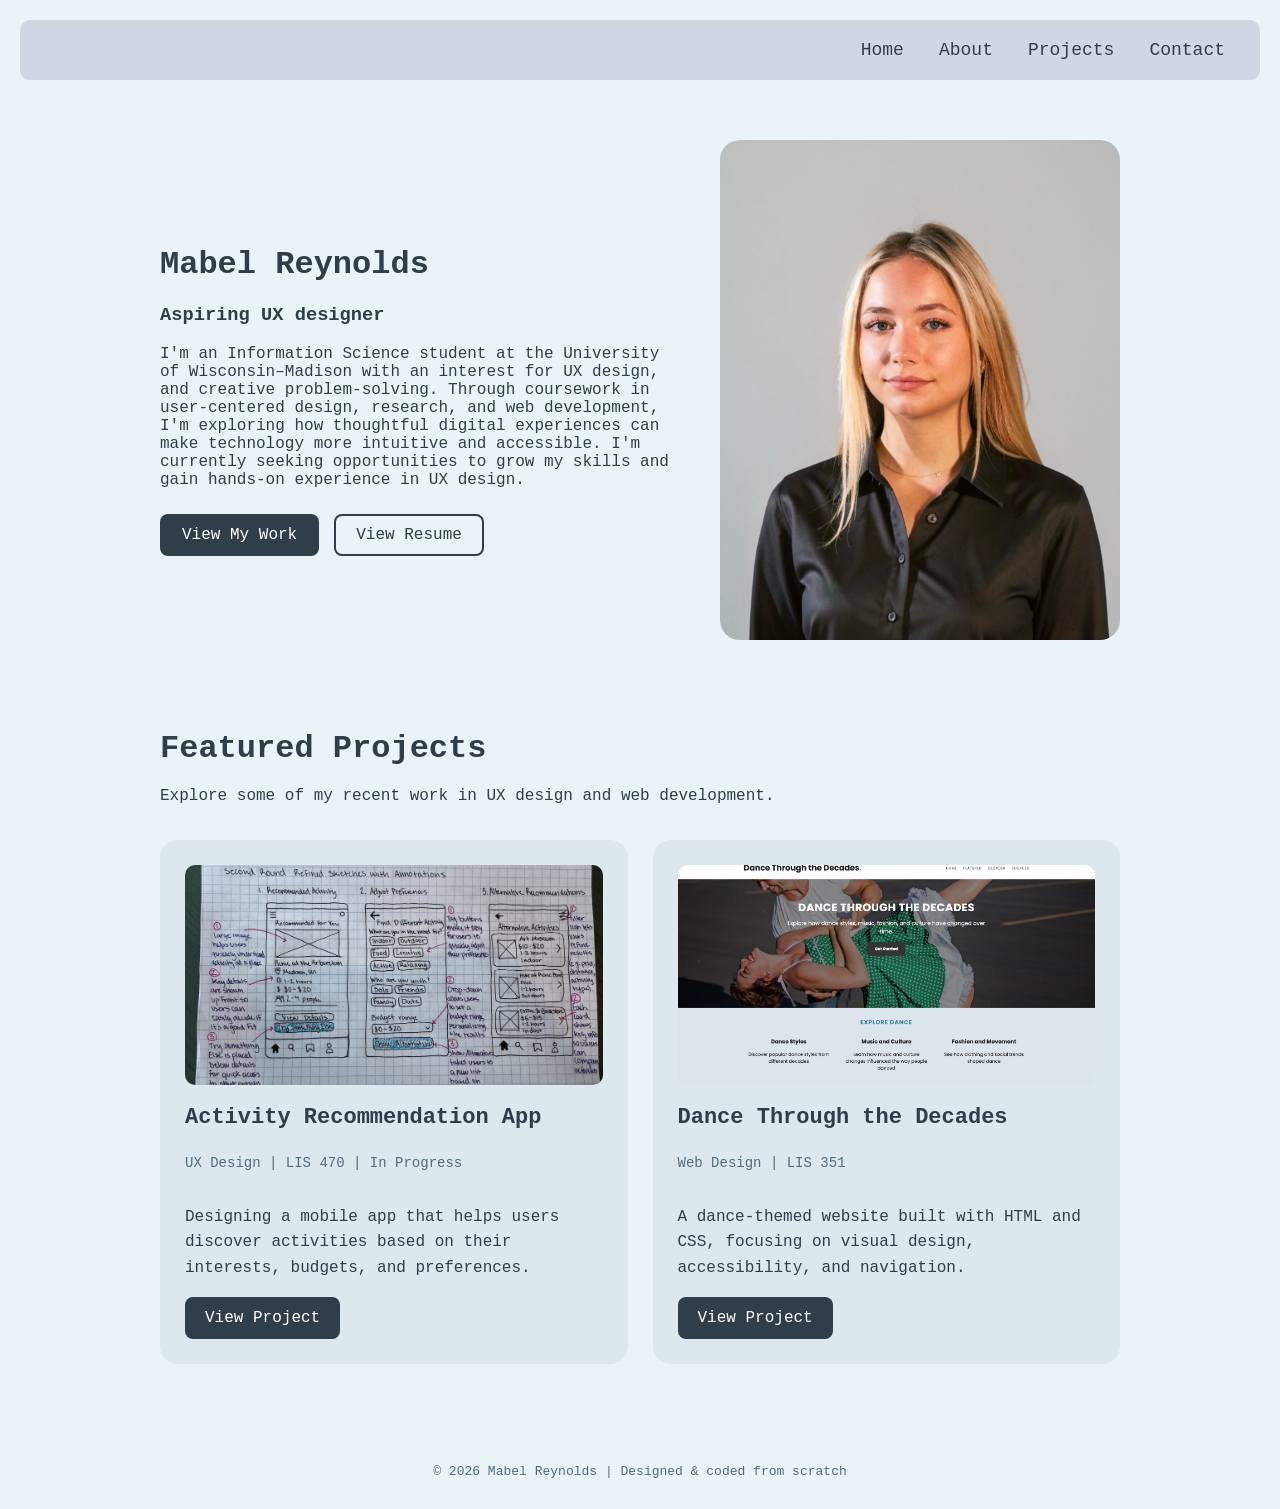
<file: index.html>
<!doctype html>
<html>
<head>
	
	<link href="reynolds_website.css" rel="stylesheet" type="text/css">
	<meta charset="UTF-8">
	<meta name="viewport" content="width=device-width, initial-scale=1.0">
	<title>Mabel Reynolds Website</title>
</head>
	
	<body>
	
    <nav>
        <ul>
            <li><a href="index.html">Home</a></li>
            <li><a href="reynolds_about.html">About</a></li>
            <li><a href="reynolds_projects.html">Projects</a></li>
            <li><a href="reynolds_contact.html">Contact</a></li>
        </ul>
    </nav>
	

		<div class="intro">
			
			<div class="intro-text">
			
				<h1>Mabel Reynolds</h1>
				<h3>Aspiring UX designer</h3>
	
				<p>I'm an Information Science student at the University of Wisconsin–Madison with an interest for UX design, and creative problem-solving. Through coursework in user-centered design, research, and web development, I'm exploring how thoughtful digital experiences can make technology more intuitive and accessible. I'm currently seeking opportunities to grow my skills and gain hands-on experience in UX design.</p>
				
<!-- Homepage Buttons -->
<div class="intro-buttons">

    <a href="reynolds_projects.html"
       class="intro-button">
        View My Work
    </a>

    <a href="Mabel Reynolds Professional Resume.pdf"
       class="intro-button intro-button-secondary"
       target="_blank"
       rel="noopener noreferrer">
        View Resume
    </a>

</div>				
		
			</div>
			
		<img src="Mabel_Reynolds_Headshot.jpeg"
		 alt="Headshot of Mabel Reynolds"
		 class="profile-picture">
			
	</div>
		
<!-- Featured Projects Section -->
		<section class="featured-projects">
			
			<h2>Featured Projects</h2>
			
			<p class="featured-intro">
				Explore some of my recent work in UX design and web development.
			</p>

    <div class="featured-container">

        <!-- Project 1 -->
        <div class="featured-card">

            <img
                src="wireframes_1.jpeg"
                alt="Hand-drawn wireframes for an activity recommendation app">

            <h3>Activity Recommendation App</h3>

            <p class="featured-category">
                UX Design | LIS 470 | In Progress
            </p>

            <p>
                Designing a mobile app that helps users
                discover activities based on their
                interests, budgets, and preferences.
            </p>

            <a href="reynolds_projects.html"
               class="featured-button">
                View Project
            </a>

        </div>

        <!-- Project 2 -->
        <div class="featured-card">

            <img
                src="Dance_Through_The_Decades_Screenshot.jpeg"
                alt="Screenshot of Dance Through the Decades website">

            <h3>Dance Through the Decades</h3>

            <p class="featured-category">
                Web Design | LIS 351
            </p>

            <p>
                A dance-themed website built with HTML
                and CSS, focusing on visual design,
                accessibility, and navigation.
            </p>

            <a href="reynolds_projects.html"
               class="featured-button">
                View Project
            </a>

        </div>

    </div>

</section>

	</body>
	
	
<footer class="site-footer">
    <p>
        © 2026 Mabel Reynolds |
        Designed & coded from scratch
    </p>
</footer>
</html>
</file>
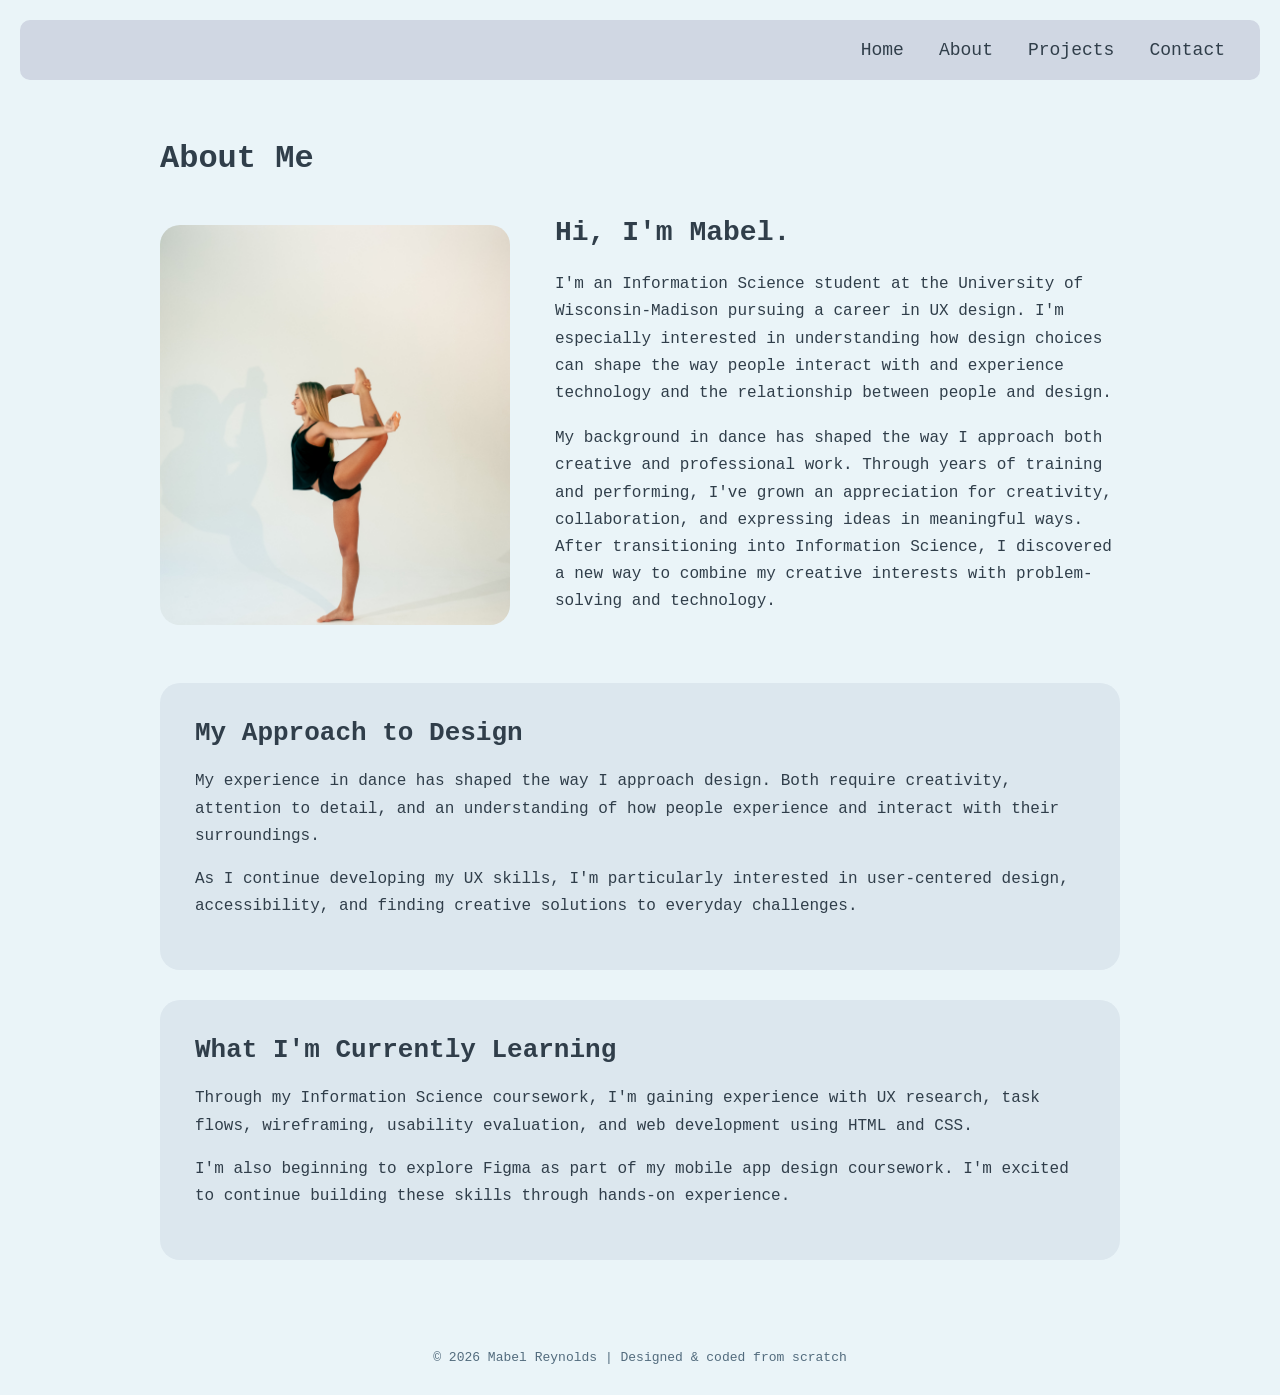
<file: reynolds_about.html>
<!doctype html>
<html>
<head>

    <link href="reynolds_website.css" rel="stylesheet" type="text/css">
    <meta charset="UTF-8">
	<meta name="viewport" content="width=device-width, initial-scale=1.0">
    <title>About - Mabel Reynolds</title>

</head>

<body>

<nav>
    <ul>
        <li><a href="index.html">Home</a></li>
        <li><a href="reynolds_about.html">About</a></li>
        <li><a href="reynolds_projects.html">Projects</a></li>
        <li><a href="reynolds_contact.html">Contact</a></li>
    </ul>
</nav>

    <main class="about">

        <h1>About Me</h1>

        <section class="about-intro">

            <img src="Dance_image.JPG"
                 alt="Mabel Reynolds Dancing"
                 class="about-picture">

            <div class="about-text">

                <h2>Hi, I'm Mabel.</h2>

                <p>
                    I'm an Information Science student at the University of Wisconsin-Madison pursuing a career in UX
                    design. I'm especially interested in understanding
                    how design choices can shape the way people interact
                    with and experience technology and the relationship between people and design.
                </p>

                <p>
                    My background in dance has shaped the way I approach both creative and professional work. Through years of training and performing, I've grown an appreciation for creativity, collaboration, and expressing ideas in meaningful ways. After transitioning into Information Science, I discovered a new way to combine my creative interests with problem-solving and technology.
                </p>

            </div>

        </section>
		
        <!-- Design Approach -->
        <section class="about-section">
            <h2>My Approach to Design</h2>

            <p>
                My experience in dance has shaped the way
                I approach design. Both require creativity,
                attention to detail, and an understanding
                of how people experience and interact with
                their surroundings.
            </p>

            <p>
                As I continue developing my UX skills,
                I'm particularly interested in
                user-centered design, accessibility,
                and finding creative solutions to
                everyday challenges.
            </p>
        </section>

        <!-- Current Skills -->
        <section class="about-section">
            <h2>What I'm Currently Learning</h2>

            <p>
                Through my Information Science coursework,
                I'm gaining experience with UX research,
                task flows, wireframing, usability
                evaluation, and web development using
                HTML and CSS.
            </p>

            <p>
                I'm also beginning to explore Figma
                as part of my mobile app design coursework.
                I'm excited to continue building these
                skills through hands-on experience.
            </p>
        </section>

    </main>

</body>
	
	
<footer class="site-footer">
    <p>
        © 2026 Mabel Reynolds |
        Designed & coded from scratch
    </p>
</footer>
</html>
</file>
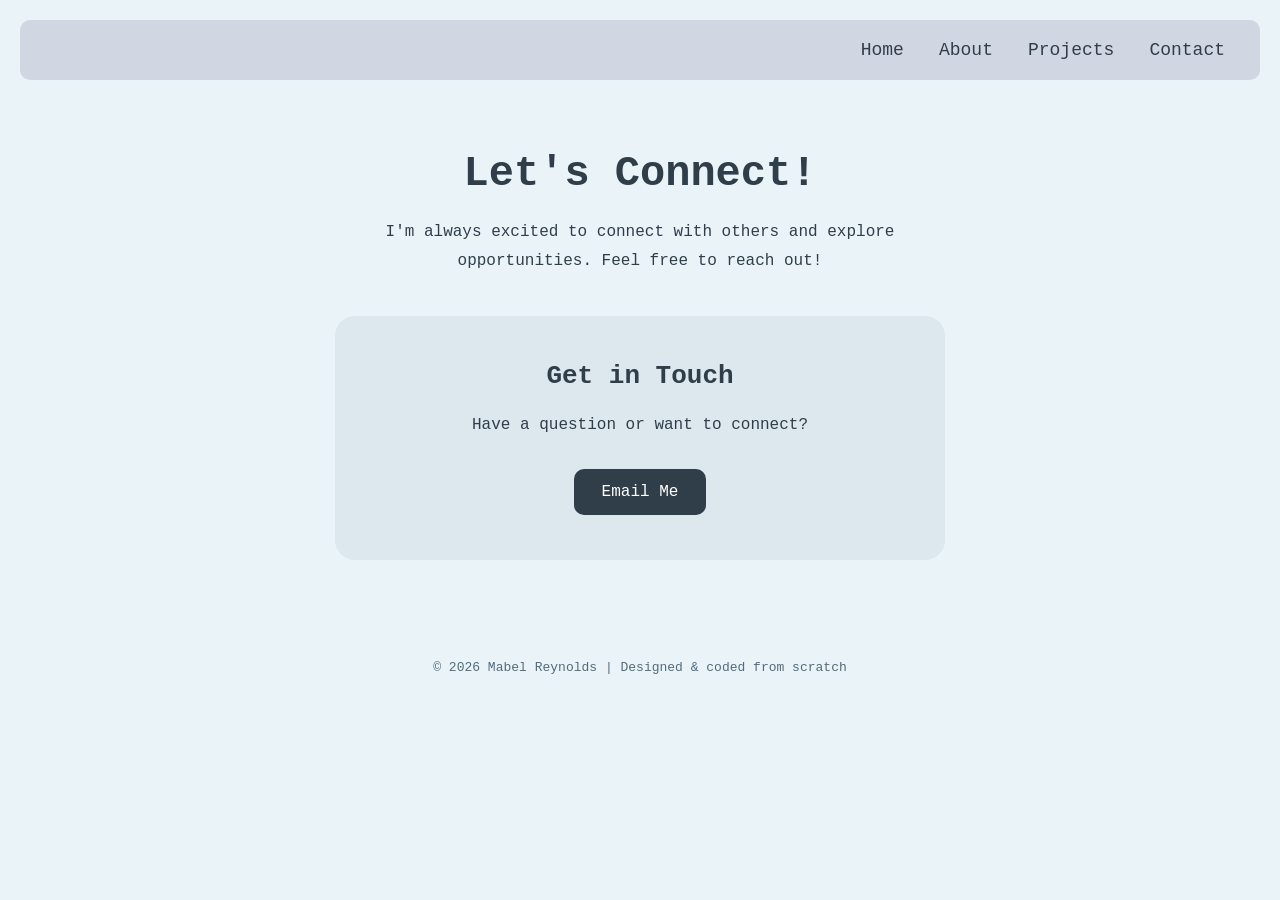
<file: reynolds_contact.html>
<!doctype html>
<html lang="en">

<head>
    <meta charset="UTF-8">
    <meta name="viewport"
          content="width=device-width, initial-scale=1.0">

    <title>Contact | Mabel Reynolds</title>

    <link href="reynolds_website.css"
          rel="stylesheet" type="text/css">
</head>

<body>

    <nav>
        <ul>
            <li><a href="index.html">Home</a></li>
            <li><a href="reynolds_about.html">About</a></li>
            <li><a href="reynolds_projects.html">Projects</a></li>
            <li><a href="reynolds_contact.html"
                   aria-current="page">Contact</a></li>
        </ul>
    </nav>

    <main class="contact">

        <h1>Let's Connect!</h1>

        <p class="contact-intro">
            I'm always excited to connect with others and explore
            opportunities.
            Feel free to reach out!
        </p>

        <div class="contact-card">

            <h2>Get in Touch</h2>

            <p>
                Have a question or want to connect?
             
            </p>

            <a href="mailto:mabelreynolds@icloud.com"
               class="contact-button">
                Email Me
            </a>

        </div>

    </main>

</body>
	
	
<footer class="site-footer">
    <p>
        © 2026 Mabel Reynolds |
        Designed & coded from scratch
    </p>
</footer>
</html>
</file>
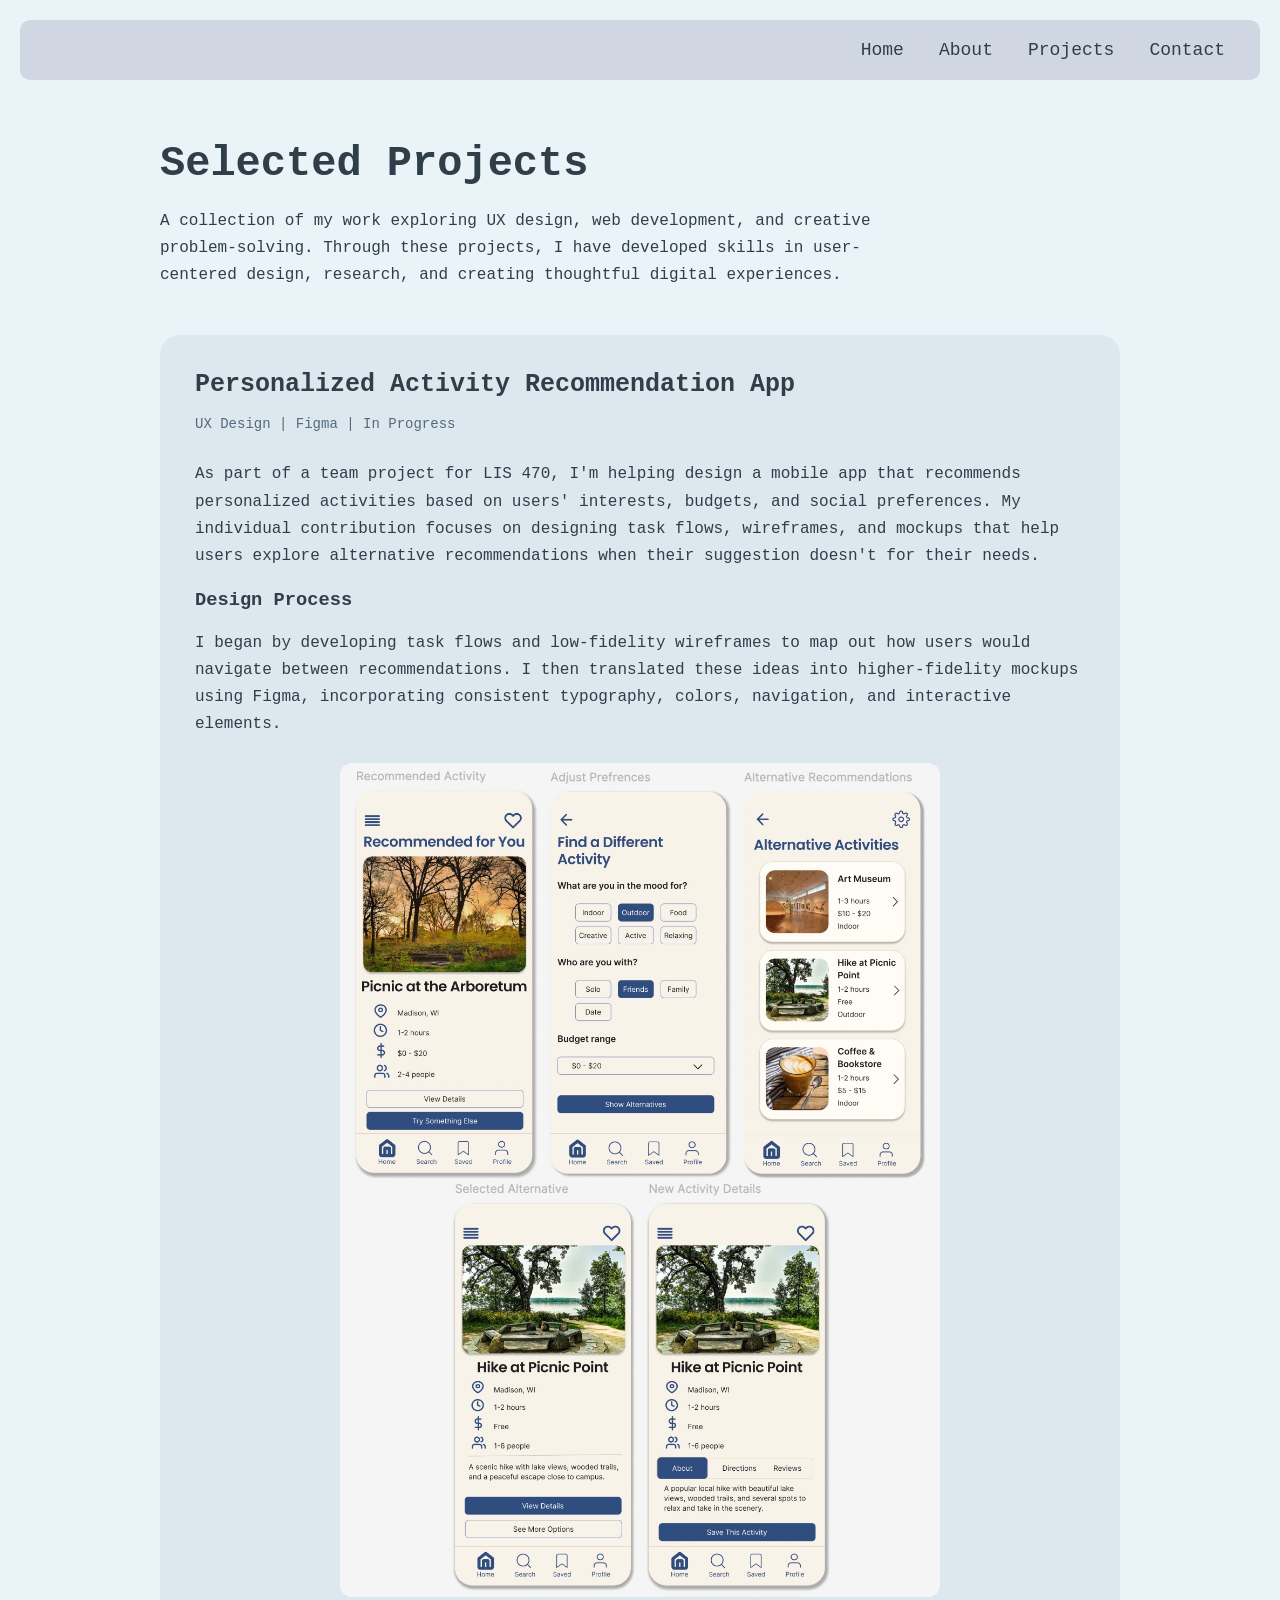
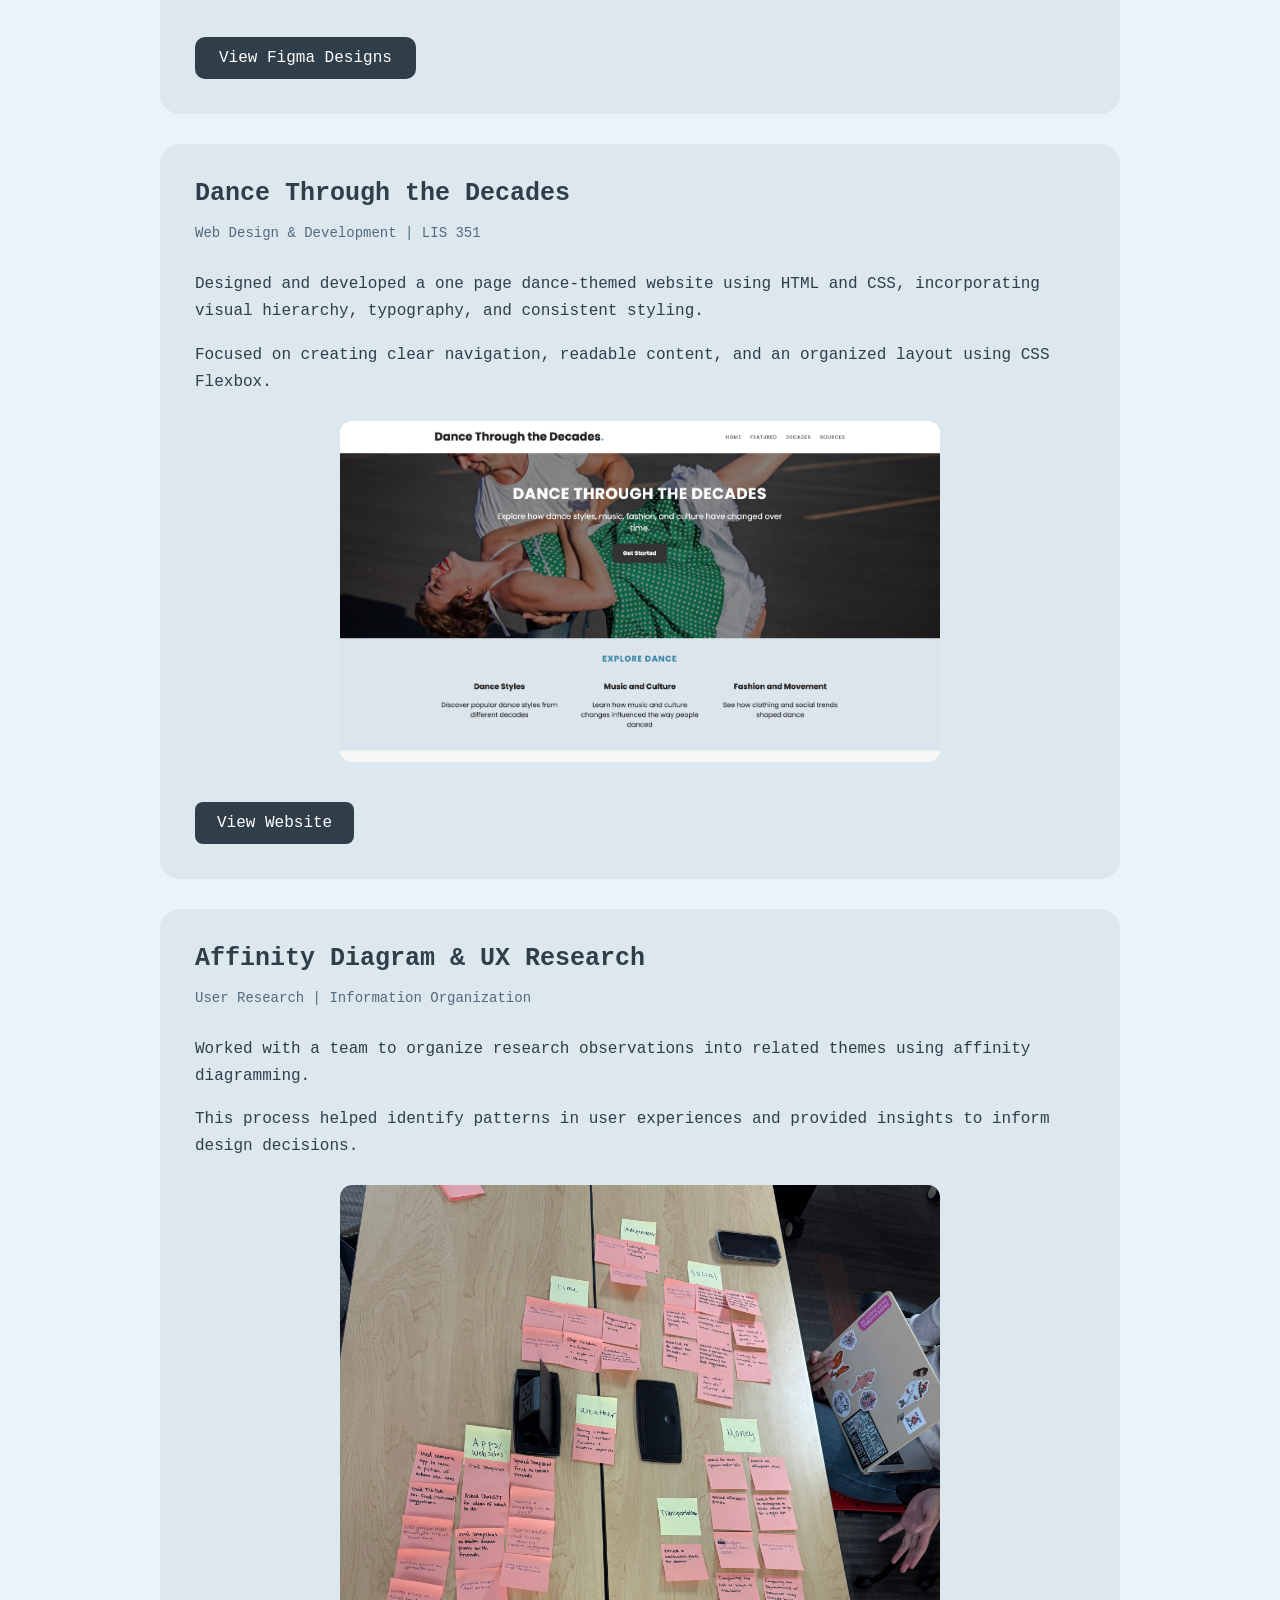
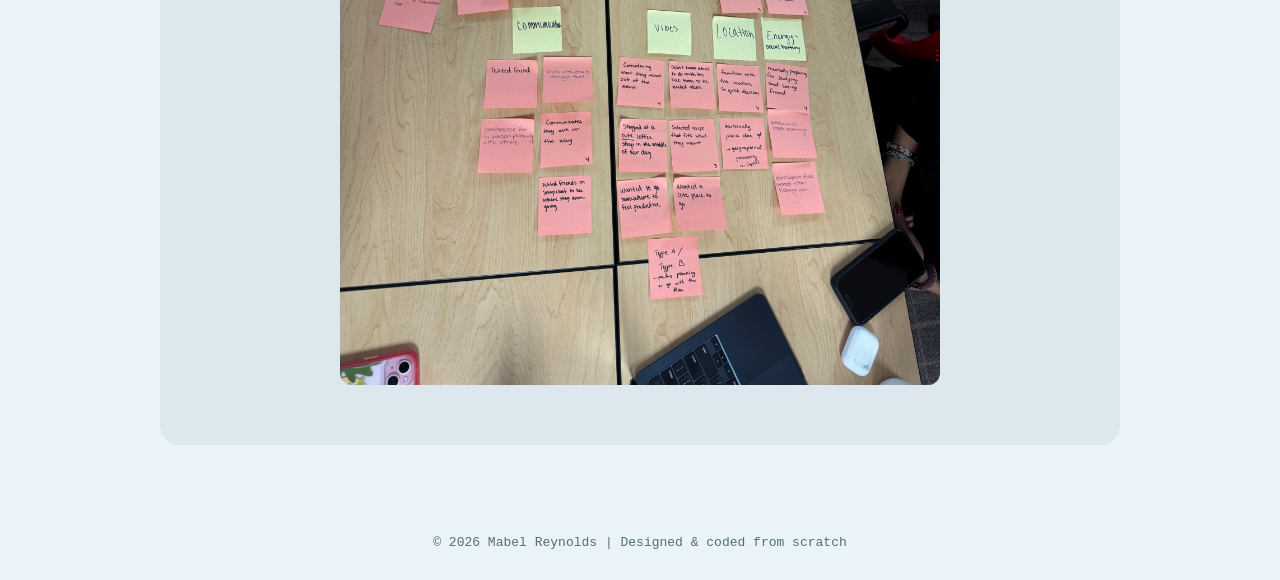
<file: reynolds_projects.html>
<!DOCTYPE html>
<html lang="en">
<head>
    <meta charset="UTF-8">
    <meta name="viewport" content="width=device-width, initial-scale=1.0">
    <title>Projects | Mabel Reynolds</title>
    <link href="reynolds_website.css" rel="stylesheet">
</head>

<body>

    <!-- Navigation -->
    <nav>
        <ul>
            <li><a href="index.html">Home</a></li>
            <li><a href="reynolds_about.html">About</a></li>
            <li><a href="reynolds_projects.html">Projects</a></li>
            <li><a href="reynolds_contact.html">Contact</a></li>
        </ul>
    </nav>

    <main class="projects">

        <!-- Page Introduction -->
        <section class="projects-intro">
            <h1>Selected Projects</h1>
            <p>
                A collection of my work exploring UX design,
                web development, and creative problem-solving.
                Through these projects, I have developed skills
                in user-centered design, research, and creating
                thoughtful digital experiences.
            </p>
        </section>

        <!-- Project 1 -->
        <section class="project-card">
            <div class="project-info">
                <h2>Personalized Activity Recommendation App</h2>
                <p class="project-category">
                    UX Design | Figma | In Progress
                </p>

                <p>
					As part of a team project for LIS 470, I'm helping design a mobile app that recommends personalized activities based on users' interests, budgets, and social preferences. My individual contribution focuses on designing task flows, wireframes, and mockups that help users explore alternative recommendations when their suggestion doesn't for their needs.
                </p>
				
				<h3>Design Process</h3>
				<p>
					I began by developing task flows and low-fidelity wireframes to map out how users would navigate between recommendations. I then translated these ideas into higher-fidelity mockups using Figma, incorporating consistent typography, colors, navigation, and interactive elements.
				</p>
				
				<div class="mockup-gallery">
					<img
						 src="activity-app-mockups.jpeg"
						 alt="Five Figma mobile app mockups showing the process of finding an alternative activity recommendation, adjusting preferences, and viewing new activity details">
				</div>
				
			</div>
			
			<div>
				
			<a href="https://www.figma.com/design/2n9RXWLOvx0rNpaBE4pyWY/A8---Screen-Design?node-id=1-2&m=dev&t=fzQtcLaaskTq7Ou8-1"
			   class="project-button"
			   target="_blank"
			   rel="noopener noreferrer">
				View Figma Designs
			</a>
				
            </div>
        </section>

        <!-- Project 2 -->
        <section class="project-card">
            <div class="project-info">
                <h2>Dance Through the Decades</h2>
                <p class="project-category">
                    Web Design & Development | LIS 351
                </p>

                <p>
                    Designed and developed a one page dance-themed website
                    using HTML and CSS, incorporating visual
                    hierarchy, typography, and consistent styling.
                </p>

                <p>
                    Focused on creating clear navigation,
                    readable content, and an organized layout
                    using CSS Flexbox.
                </p>
				
				<img
					 src="Dance_Through_The_Decades_Screenshot.jpeg"
					 alt="Homepage of Dance Through the Decades"
					 class="project-image">

                <!-- Replace # with your published website URL -->
                <a class="project-link" href="https://mabelreynolds.github.io/dance-through-the-decades/">
                    View Website
                </a>
            </div>
        </section>

        <!-- Project 3 -->
        <section class="project-card">
            <div class="project-info">
                <h2>Affinity Diagram & UX Research</h2>
                <p class="project-category">
                    User Research | Information Organization
                </p>

                <p>
                    Worked with a team to organize research
                    observations into related themes using
                    affinity diagramming.
                </p>

                <p>
                    This process helped identify patterns in
                    user experiences and provided insights
                    to inform design decisions.
                </p>

                <img
                    src="Affinity_diagram.jpeg"
                    alt="Affinity diagram organizing research observations into groups"
                    class="project-image">
            </div>
        </section>

    </main>

</body>
	
	
<footer class="site-footer">
    <p>
        © 2026 Mabel Reynolds |
        Designed & coded from scratch
    </p>
</footer>
</html>
</file>
<file: reynolds_website.css>
@charset "UTF-8";
/* CSS Document */
.intro {
	width: 960px;
	margin: 60px auto;
	
	display: flex;
	align-items: center;
	gap: 50px;
}

.intro-text {
	flex: 1;
}

.profile-picture {
	width: 400px;
	height: 500px;
	object-fit: cover;
	border-radius: 20px;
}

body {
	margin: 0;
	background-color: #EAF4F8;
	color: #303E4A;
	font-family: Consolas, "Andale Mono", "Lucida Console", "Lucida Sans Typewriter", Monaco, "Courier New", "monospace";
}

/* NAVIGATION BAR */

nav {
    background-color: #D0D7E3;
    width: calc(100% - 40px);
    margin: 20px auto 0;
    padding: 20px 35px;
    border-radius: 10px;
    box-sizing: border-box;
}

nav ul {
    display: flex;
    justify-content: flex-end;
    align-items: center;
    flex-wrap: wrap;
    gap: 35px;
    list-style: none;
    margin: 0;
    padding: 0;
}

nav a {
    color: #303E4A;
    text-decoration: none;
    font-size: 18px;
}

nav a:hover {
    color: #526B7D;
    text-decoration: underline;
}

/* MOBILE NAVIGATION */

@media (max-width: 600px) {
    nav {
        width: calc(100% - 24px);
        margin-top: 12px;
        padding: 15px 20px;
    }

    nav ul {
        gap: 15px;
        justify-content: flex-end;
    }

    nav a {
        font-size: 14px;
    }
}


/* ABOUT PAGE */

.about {
    width: 960px;
    margin: 60px auto;
}

/* About Me section */

.about-intro {
    display: flex;
    align-items: center;
    gap: 50px;
    margin-top: 40px;
    margin-bottom: 70px;
}

.about-picture {
    width: 350px;
    height: 400px;
    object-fit: cover;
    border-radius: 20px;
}

.about-text {
    flex: 1;
}

.about-text h2 {
    margin-top: 0;
    font-size: 28px;
}

.about-text p {
    line-height: 1.6;
}

/* Featured Work Section */

.featured-work {
    display: flex;
    align-items: center;
    gap: 50px;
    margin-top: 70px;
    margin-bottom: 70px;
}

.work-text {
    flex: 1;
}

.work-picture {
    width: 350px;
    height: 400px;
    object-fit: cover;
    border-radius: 20px;
}

/* What I Bring section */

.skills {
    margin-top: 60px;
    margin-bottom: 60px;
}

/* Chat GPT */

.skill-container {
    display: flex;
    gap: 40px;
}

.skill {
    flex: 1;
}

.skill h3 {
    font-size: 20px;
    margin-bottom: 10px;
}

.skill p {
    line-height: 1.5;
}


/* Currently Exploring section */

.interests {
    margin-top: 60px;
    margin-bottom: 60px;
}

.interests p {
    line-height: 1.6;
}


/* PROJECTS PAGE */

.projects {
    width: 90%;
    max-width: 960px;
    margin: 60px auto;
}

.projects-intro {
    margin-bottom: 45px;
}

.projects-intro h1 {
    font-size: 42px;
    margin-bottom: 20px;
}

.projects-intro p {
    line-height: 1.7;
    max-width: 750px;
}

/* Individual project cards */

.project-card {
    background-color: #DCE7EE;
    border-radius: 20px;
    padding: 35px;
    margin-bottom: 30px;
}

.project-info h2 {
    font-size: 25px;
    margin-top: 0;
    margin-bottom: 12px;
}

.project-category {
    font-size: 14px;
    color: #526B7D;
    margin-bottom: 25px;
}

.project-info p {
    line-height: 1.7;
}

/* Project images */

.project-image {
    display: block;
    width: 80%;
    max-width: 600px;
    height: auto;
    margin: 25px auto;
    border-radius: 12px;
}

/* Website links */

.project-link {
    display: inline-block;
    margin-top: 15px;
    padding: 12px 22px;
    background-color: #303E4A;
    color: #FFFFFF;
    text-decoration: none;
    border-radius: 8px;
}

.project-link:hover {
    background-color: #526B7D;
}

.project-link:focus-visible {
    outline: 3px solid #303E4A;
    outline-offset: 4px;
}

/* Smaller screens */

@media (max-width: 600px) {
    .projects {
        margin: 30px auto;
    }

    .project-card {
        padding: 22px;
    }

    .projects-intro h1 {
        font-size: 32px;
    }

    nav {
        padding: 15px;
    }

    nav ul {
        flex-wrap: wrap;
        gap: 15px;
    }
}

/* Wireframe Gallery */

.wireframe-gallery {
    display: flex;
    gap: 20px;
    margin-top: 25px;
}

.wireframe-gallery img {
    width: 48%;
    height: auto;
    object-fit: contain;
    border-radius: 10px;
}

/* Mobile Layout */

@media (max-width: 600px) {
    .wireframe-gallery {
        flex-direction: column;
    }

    .wireframe-gallery img {
        width: 100%;
    }
}

/* FEATURED PROJECTS */

.featured-projects {
    width: 90%;
    max-width: 960px;
    margin: 90px auto 70px;
}

.featured-projects h2 {
    font-size: 32px;
    margin-bottom: 15px;
}

.featured-intro {
    margin-bottom: 30px;
    line-height: 1.7;
}

/* Two project cards */

.featured-container {
    display: flex;
    gap: 25px;
    align-items: stretch;
}

.featured-card {
    background-color: #DCE7EE;
    border-radius: 18px;
    padding: 25px;
    flex: 1;
    min-width: 0;
    display: flex;
    flex-direction: column;
}

.featured-card img {
    width: 100%;
    height: 220px;
    object-fit: cover;
    border-radius: 10px;
}

.featured-card h3 {
    font-size: 22px;
    margin-top: 20px;
    margin-bottom: 8px;
}

.featured-category {
    font-size: 14px;
    color: #526B7D;
}

.featured-card p {
    line-height: 1.6;
}

/* Project buttons */

.featured-button {
    display: inline-block;
    align-self: flex-start;
    margin-top: auto;
    padding: 12px 20px;
    background-color: #303E4A;
    color: white;
    text-decoration: none;
    border-radius: 8px;
}

.featured-button:hover {
    background-color: #526B7D;
}

.featured-button:focus-visible {
    outline: 3px solid #303E4A;
    outline-offset: 4px;
}

/* Mobile Layout */

@media (max-width: 700px) {
    .featured-container {
        flex-direction: column;
    }

    .featured-card img {
        height: auto;
    }

    .featured-projects {
        margin: 40px auto;
    }
}

/* HOMEPAGE INTRO BUTTONS */

.intro-buttons {
    display: flex;
    gap: 15px;
    flex-wrap: wrap;
    margin-top: 25px;
}

.intro-button {
    display: inline-block;
    padding: 12px 22px;
    background-color: #303E4A;
    color: #FFFFFF;
    text-decoration: none;
    border-radius: 8px;
    font-size: 16px;
    transition: background-color 0.2s ease;
}

.intro-button:hover {
    background-color: #526B7D;
}

/* Secondary Resume Button */

.intro-button-secondary {
    background-color: transparent;
    color: #303E4A;
    border: 2px solid #303E4A;
    padding: 10px 20px;
}

.intro-button-secondary:hover {
    background-color: #DCE7EE;
}

/* Keyboard Accessibility */

.intro-button:focus-visible {
    outline: 3px solid #526B7D;
    outline-offset: 4px;
}

/* MOBILE RESPONSIVENESS */

@media (max-width: 768px) {

    /* Homepage introduction */
    .intro {
        width: 90%;
        max-width: 960px;
        flex-direction: column;
        gap: 25px;
        margin: 35px auto;
    }

    .intro-text {
        width: 100%;
    }

    .profile-picture {
        max-width: 100%;
        height: auto;
    }

    /* Featured projects */
    .featured-container {
        flex-direction: column;
    }

    .featured-card {
        width: auto;
    }

    /* Projects page */
    .projects {
        width: 90%;
        margin: 35px auto;
    }

    .wireframe-gallery {
        flex-direction: column;
    }

    .wireframe-gallery img {
        width: 100%;
    }

    /* Navigation */
    nav ul {
        display: flex;
        flex-wrap: wrap;
        justify-content: center;
        gap: 15px;
    }
}

/* ABOUT PAGE - MOBILE RESPONSIVENESS */

@media (max-width: 768px) {

    .about {
        width: 90%;
        max-width: 960px;
        margin: 35px auto;
        display: flex;
        flex-direction: column;
        gap: 25px;
    }

    .about-text {
        width: 100%;
        max-width: 100%;
    }

    .about img {
        display: block;
        max-width: 100%;
        height: auto;
    }

    .about h1 {
        font-size: 32px;
    }

    .about p {
        line-height: 1.7;
    }
}

/* UPDATED ABOUT PAGE */

.about-page {
    width: 90%;
    max-width: 960px;
    margin: 60px auto;
}

/* About introduction */

.about-intro {
    display: flex;
    align-items: center;
    gap: 45px;
    margin-bottom: 50px;
}

.about-text {
    flex: 1;
    min-width: 0;
}

.about-text h1 {
    font-size: 42px;
    margin-top: 0;
    margin-bottom: 25px;
}

.about-text p {
    line-height: 1.7;
    margin-bottom: 18px;
}

/* Dance photo */

.about-photo {
    display: block;
    width: 38%;
    height: auto;
    border-radius: 18px;
    object-fit: cover;
}

/* Additional sections */

.about-section {
    background-color: #DCE7EE;
    border-radius: 20px;
    padding: 35px;
    margin-bottom: 30px;
}

.about-section h2 {
    font-size: 26px;
    margin-top: 0;
    margin-bottom: 20px;
}

.about-section p {
    line-height: 1.7;
    margin-bottom: 15px;
}

/* Mobile layout */

@media (max-width: 768px) {

    .about-page {
        width: 90%;
        margin: 35px auto;
    }

    .about-intro {
        flex-direction: column;
        align-items: stretch;
        gap: 25px;
    }

    .about-text {
        width: 100%;
    }

    .about-text h1 {
        font-size: 32px;
    }

    .about-photo {
        width: 100%;
        max-width: 450px;
        height: auto;
        align-self: center;
    }

    .about-section {
        padding: 22px;
    }

    .about-section h2 {
        font-size: 23px;
    }
}

/* CONTACT PAGE */

.contact {
    width: 90%;
    max-width: 960px;
    margin: 70px auto;
    text-align: center;
}

.contact h1 {
    font-size: 42px;
    margin-bottom: 20px;
}

.contact-intro {
    max-width: 650px;
    margin: 0 auto 40px;
    line-height: 1.8;
}

.contact-card {
    background-color: #DCE7EE;
    border-radius: 20px;
    padding: 45px 30px;
    max-width: 550px;
    margin: 0 auto;
}

.contact-card h2 {
    font-size: 26px;
    margin-top: 0;
}

.contact-card p {
    line-height: 1.7;
    margin-bottom: 30px;
}

.contact-button {
    display: inline-block;
    background-color: #303E4A;
    color: white;
    padding: 14px 28px;
    border-radius: 10px;
    text-decoration: none;
    transition: background-color 0.2s ease;
}

.contact-button:hover {
    background-color: #526B7D;
}

.contact-button:focus-visible {
    outline: 3px solid #526B7D;
    outline-offset: 4px;
}

/* CONTACT PAGE MOBILE */

@media (max-width: 768px) {
    .contact {
        margin: 40px auto;
    }

    .contact h1 {
        font-size: 32px;
    }

    .contact-card {
        padding: 30px 20px;
    }
}

/* ACTIVITY APP MOCKUPS */

/* FIGMA MOCKUP IMAGE */

.mockup-gallery {
    width: 100%;
    margin: 25px auto;
    text-align: center;
}

.mockup-gallery img {
    display: block;
    width: 75%;
    max-width: 600px;
    height: auto;
    margin: 0 auto;
    border-radius: 12px;
}

.project-button {
    display: inline-block;
    background-color: #303E4A;
    color: white;
    padding: 12px 24px;
    border-radius: 10px;
    text-decoration: none;
    margin-top: 15px;
}

.project-button:hover {
    background-color: #526B7D;
}

.site-footer {
    text-align: center;
    padding: 30px 20px;
    margin-top: 60px;
    color: #526B7D;
    font-size: 13px;
}

.site-footer p {
    margin: 0;
}
</file>
